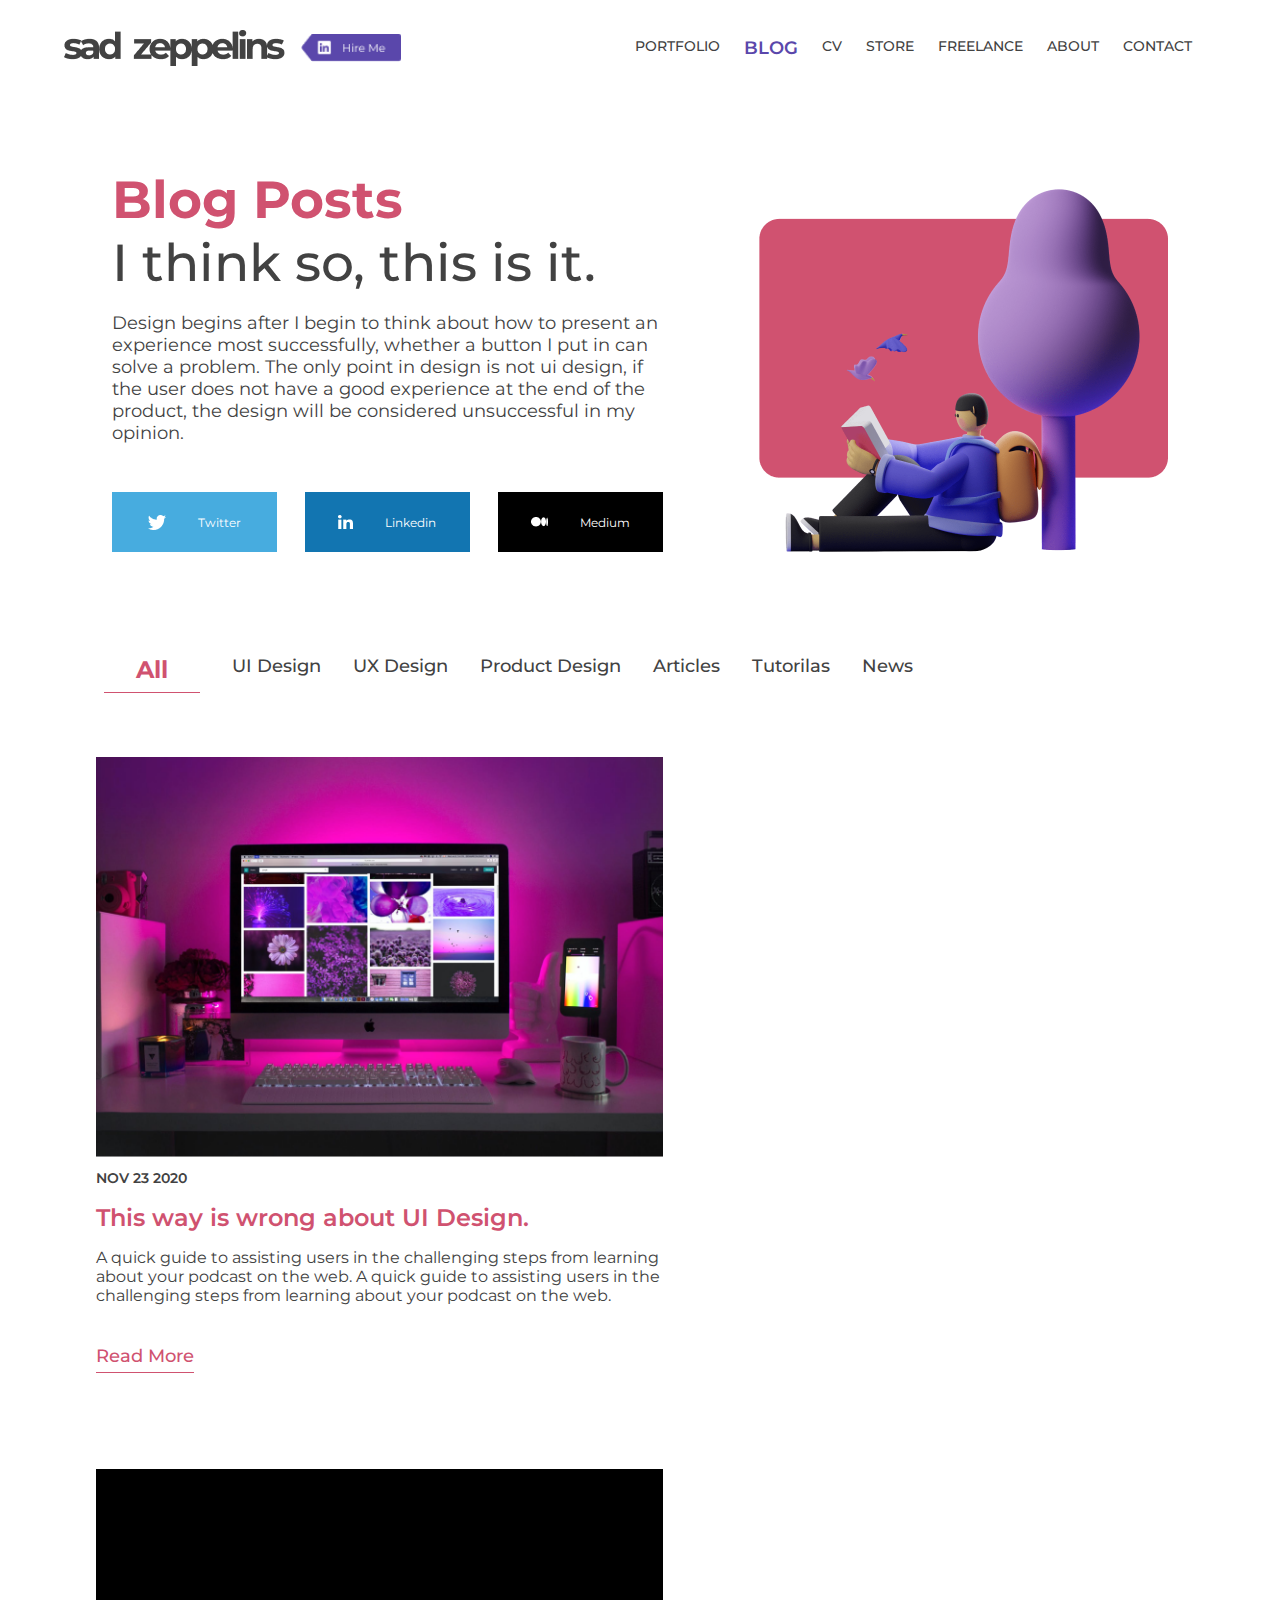
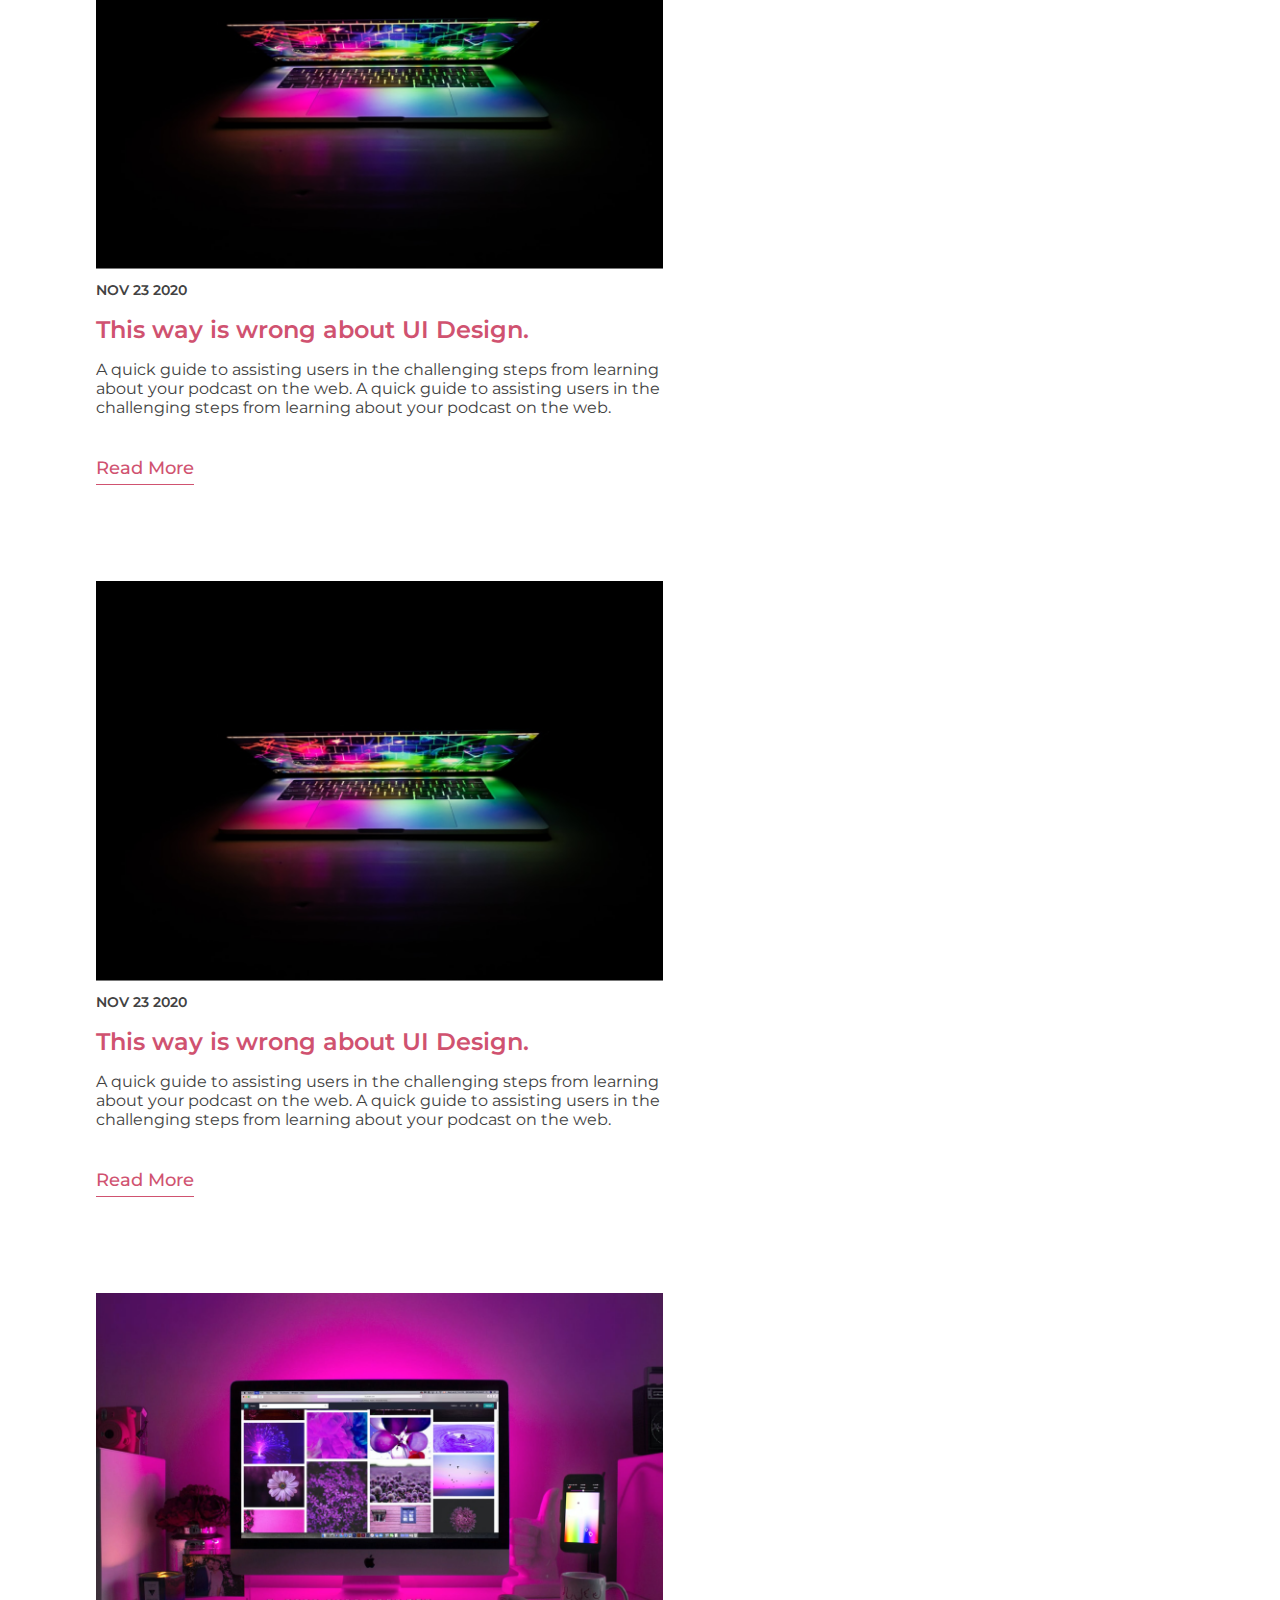
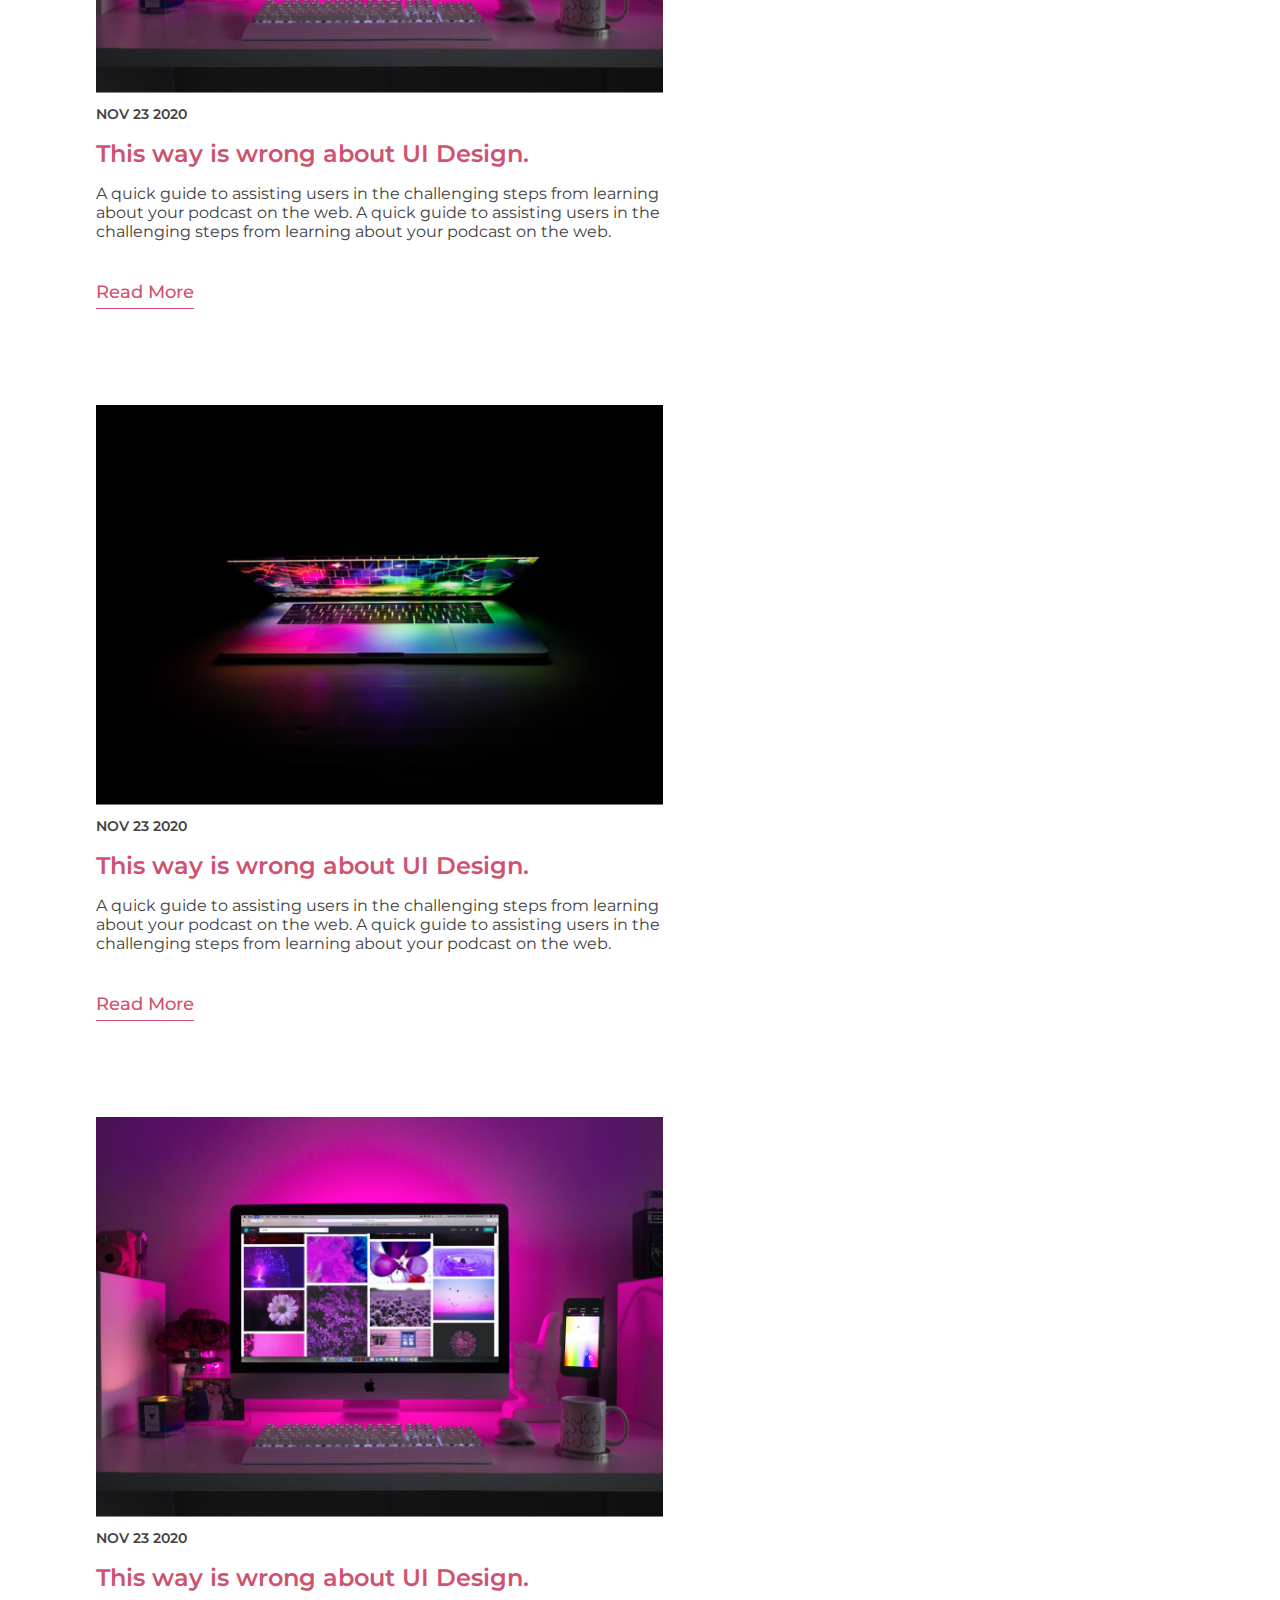
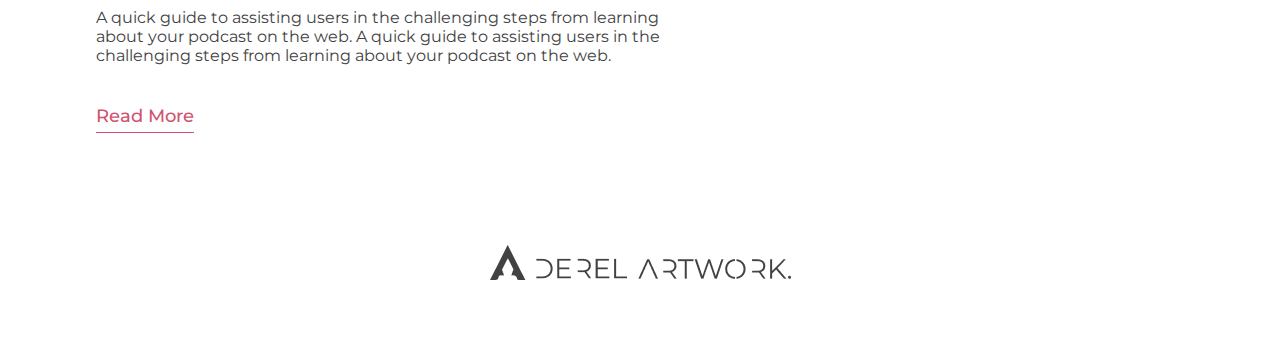
<file: index.html>
<!DOCTYPE html>
<html lang="en">

<head>
    <meta charset="UTF-8">
    <meta http-equiv="X-UA-Compatible" content="IE=edge">
    <meta name="viewport" content="width=device-width, initial-scale=1.0">
    <title>ZEPPELINS BLOG</title>
    <link rel="stylesheet" href="style.css">
</head>

<body>
    <nav class="header">
        <a class="app_logo" href="#">
            <img class="app_title" src="/assets/image/app-1.png" alt="">
            <img class="app_title2" src="/assets/image/app_logo2.png" alt="">
            <img class="purple_logo" src="/assets/image/Hire Me.png" alt="" width="100px">
        </a>
        <img class="menu_collapse" src="/assets/image/menu_open_icon.png" alt="">
        <div class="app_links_container">
            <ul class="app_links">
                <li>PORTFOLIO</li>
                <li class="active">BLOG</li>
                <li>CV</li>
                <li>STORE</li>
                <li>FREELANCE</li>
                <li>ABOUT</li>
                <li>CONTACT</li>
            </ul>
        </div>
    </nav>
    <main>
        <div class="app_showcase">
            <div class="app_showcase-info">
                <h1>Blog Posts</h1>
                <h3>I think so, this is it. </h3>
                <p>Design begins after I begin to think about how to present an experience most successfully, whether a
                    button I put in can solve a problem. The only point in design is not ui design, if the user does not
                    have a good experience at the end of the product, the design will be considered unsuccessful in my
                    opinion.</p>
                <div class="app_links2">
                    <a href="#" class="twitter"><img src="/assets/image/twitter.png" alt="">Twitter</a>
                    <a href="#" class="linkedin"><img src="/assets/image/linked_in.png" alt="">Linkedin</a>
                    <a href="#" class="medium"><img src="/assets/image/medium.png" alt="">Medium</a>
                </div>
            </div>
            <img class="app_showcase-image" src="/assets/image/showcase-img.png"></img>
        </div>
        <ul class="app_blog-categories">
            <li class="item active">All</li>
            <li class="item">UI Design</li>
            <li class="item">UX Design</li>
            <li class="item">Product Design</li>
            <li class="item">Articles</li>
            <li class="item">Tutorilas</li>
            <li class="item">News</li>
        </ul>
        <div class="app_post-list">
            <div class="app_post-card">
                <a href="/post.detail.html"><img class="post_img" src="./assets/image/post_2.png" alt=""></a>
                <strong class="post_date">NOV 23 2020</strong>
                <h3 class="post_title">This way is wrong about UI Design.</h3>
                <p class="post_info">A quick guide to assisting users in the challenging steps from learning
                    about your podcast on the web. A quick guide to assisting users in the challenging steps from
                    learning about your podcast on the web. </p>
                    <a class="post_link" href="/post_detail.html">Read More</a>
            </div>
            <div class="app_post-card">
                <a href="/post.detail.html"><img class="post_img" src="./assets/image/post_1.png" alt=""></a>
                <strong class="post_date">NOV 23 2020</strong>
                <h3 class="post_title">This way is wrong about UI Design.</h3>
                <p class="post_info">A quick guide to assisting users in the challenging steps from learning
                    about your podcast on the web. A quick guide to assisting users in the challenging steps from
                    learning about your podcast on the web. </p>
                    <a class="post_link" href="/post_detail.html">Read More</a>
            </div> <div class="app_post-card">
                <a href="/post.detail.html"><img class="post_img" src="./assets/image/post_1.png" alt=""></a>
                <strong class="post_date">NOV 23 2020</strong>
                <h3 class="post_title">This way is wrong about UI Design.</h3>
                <p class="post_info">A quick guide to assisting users in the challenging steps from learning
                    about your podcast on the web. A quick guide to assisting users in the challenging steps from
                    learning about your podcast on the web. </p>
                    <a class="post_link" href="/post_detail.html">Read More</a>
            </div> <div class="app_post-card">
                <a href="/post.detail.html"><img class="post_img" src="./assets/image/post_2.png" alt=""></a>
                <strong class="post_date">NOV 23 2020</strong>
                <h3 class="post_title">This way is wrong about UI Design.</h3>
                <p class="post_info">A quick guide to assisting users in the challenging steps from learning
                    about your podcast on the web. A quick guide to assisting users in the challenging steps from
                    learning about your podcast on the web. </p>
                    <a class="post_link" href="/post_detail.html">Read More</a>
            </div> <div class="app_post-card">
                <a href="/post.detail.html"><img class="post_img" src="./assets/image/post_1.png" alt=""></a>
                <strong class="post_date">NOV 23 2020</strong>
                <h3 class="post_title">This way is wrong about UI Design.</h3>
                <p class="post_info">A quick guide to assisting users in the challenging steps from learning
                    about your podcast on the web. A quick guide to assisting users in the challenging steps from
                    learning about your podcast on the web. </p>
                    <a class="post_link" href="/post_detail.html">Read More</a>
            </div> <div class="app_post-card">
                <a href="/post.detail.html"><img class="post_img" src="./assets/image/post_2.png" alt=""></a>
                <strong class="post_date">NOV 23 2020</strong>
                <h3 class="post_title">This way is wrong about UI Design.</h3>
                <p class="post_info">A quick guide to assisting users in the challenging steps from learning
                    about your podcast on the web. A quick guide to assisting users in the challenging steps from
                    learning about your podcast on the web. </p>
                    <a class="post_link" href="/post_detail.html">Read More</a>
            </div>
        </div>
    </main>
    <footer class="footer">
        <img src="/assets/image/footer_logo.png" alt="">
    </footer>
    <script src="app.js"></script>
</body>

</html>
</file>
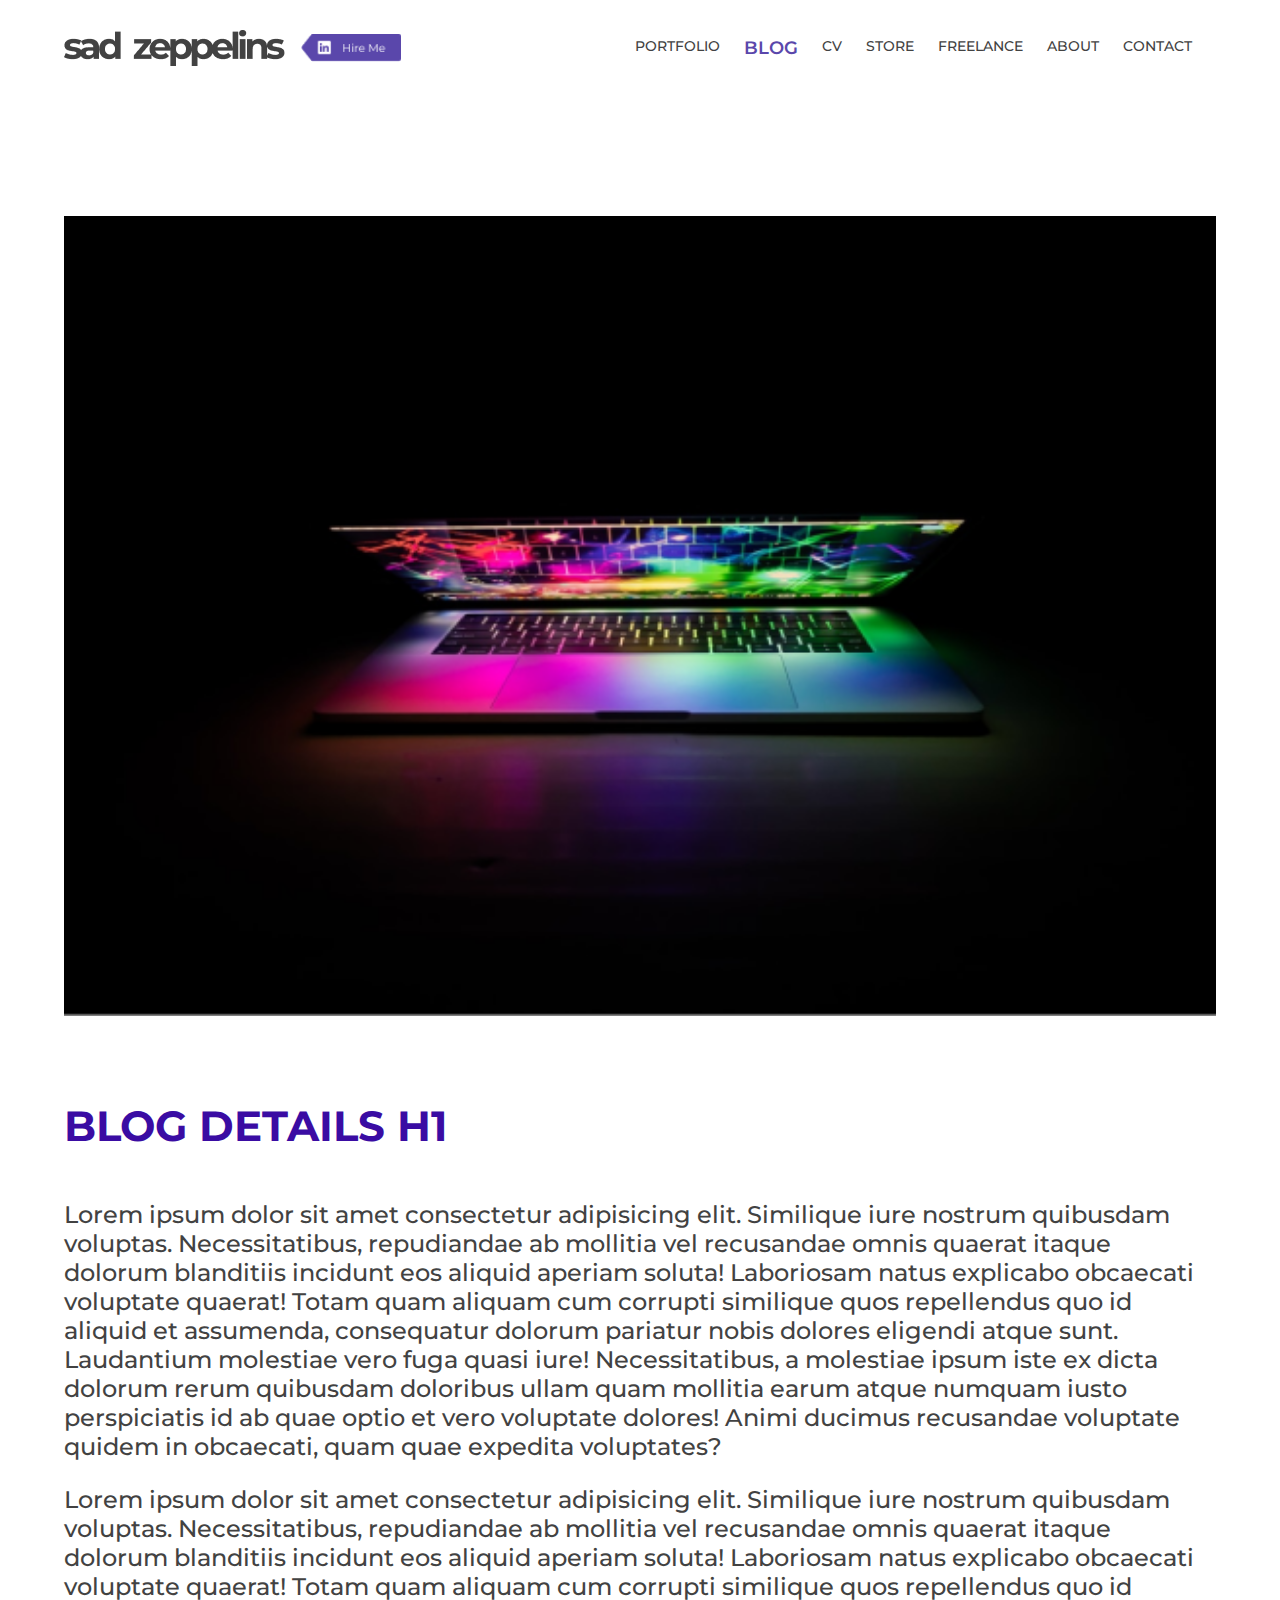
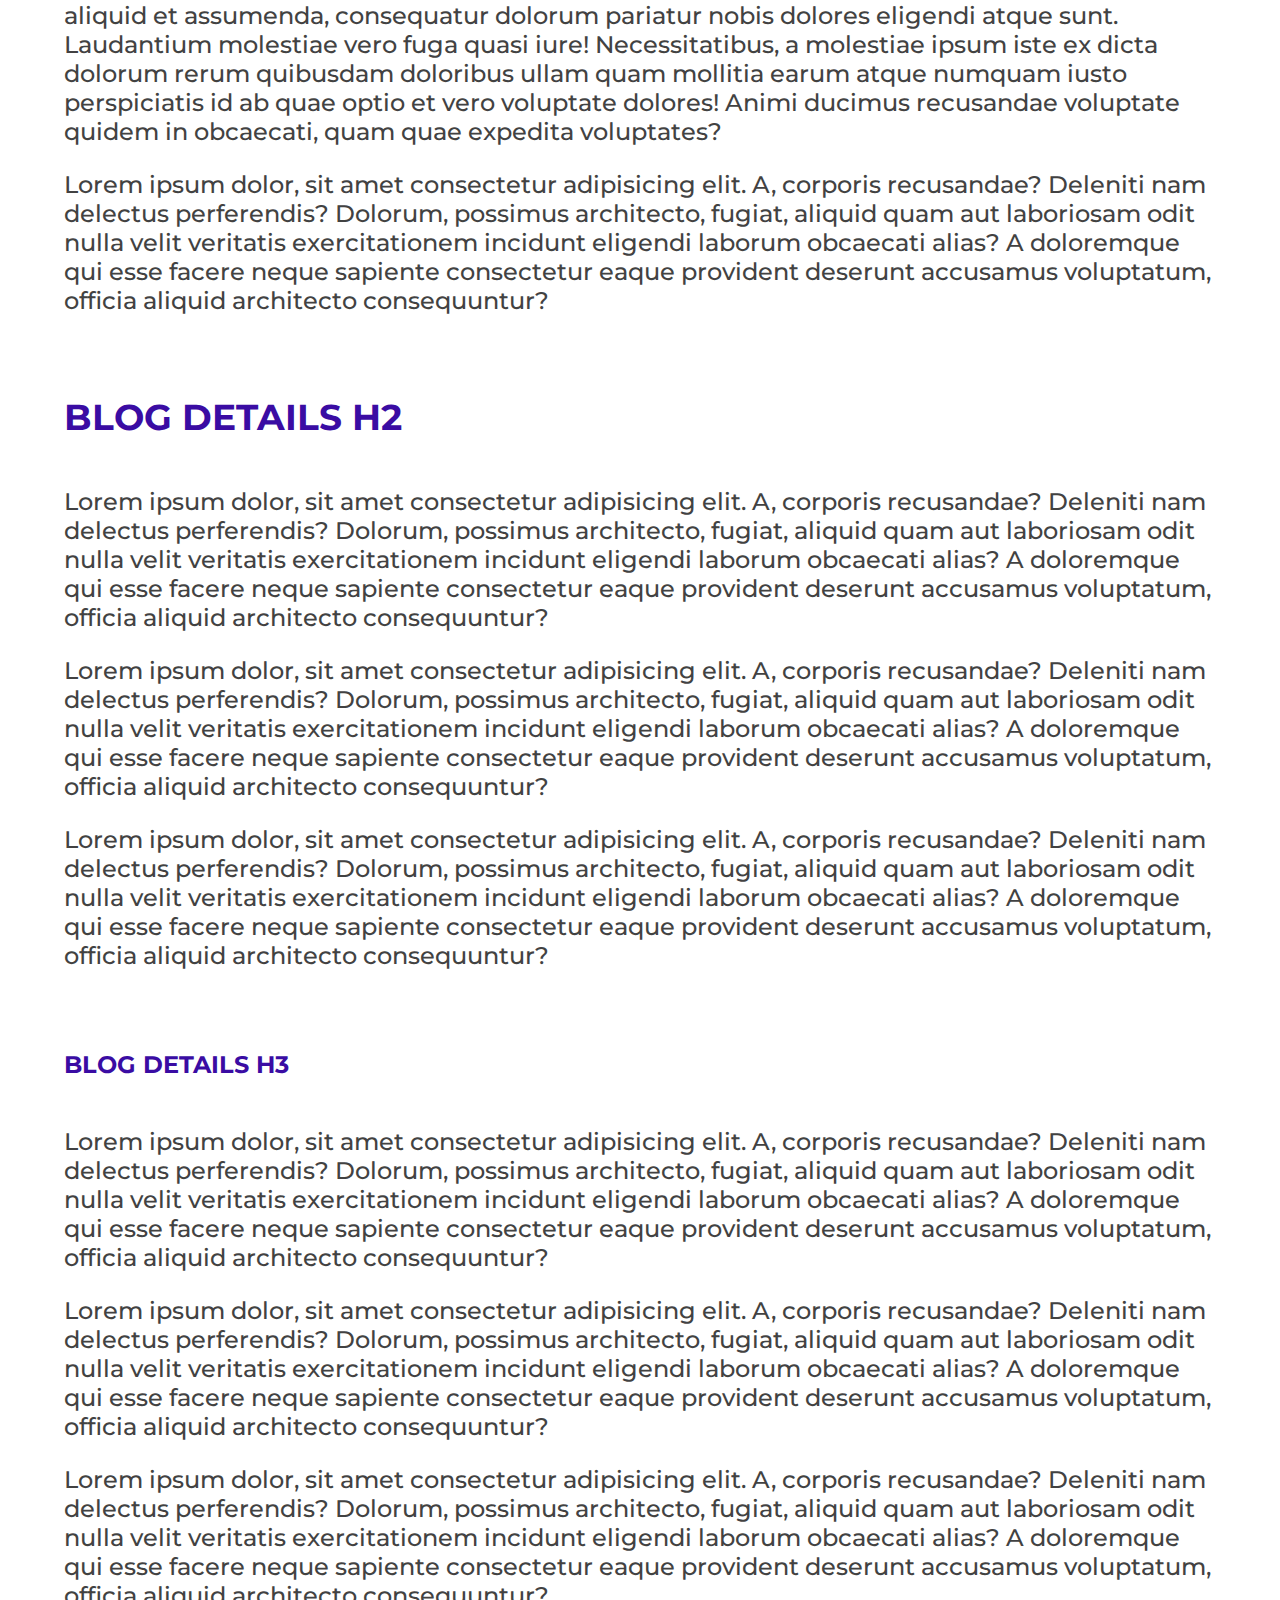
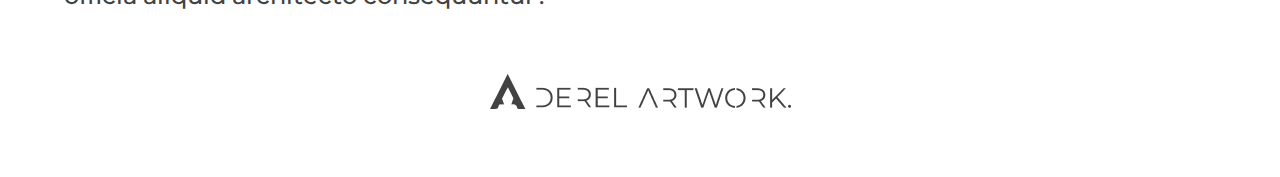
<file: post.detail.html>
<!DOCTYPE html>
<html lang="en">

<head>
    <meta charset="UTF-8">
    <meta http-equiv="X-UA-Compatible" content="IE=edge">
    <meta name="viewport" content="width=device-width, initial-scale=1.0">
    <title>ZEPPELINS BLOG</title>
    <link rel="stylesheet" href="style.css">
    <link rel="stylesheet" href="post_detail.css">
</head>

<body>
    <nav class="header">
        <a class="app_logo" href="#">
            <img class="app_title" src="/assets/image/app-1.png" alt="">
            <img class="app_title2" src="/assets/image/app_logo2.png" alt="">
            <img class="purple_logo" src="/assets/image/Hire Me.png" alt="" width="100px">
        </a>
        <img class="menu_collapse" src="/assets/image/menu_open_icon.png" alt="">
        <div class="app_links_container">
            <ul class="app_links">
                <li>PORTFOLIO</li>
                <li class="active">BLOG</li>
                <li>CV</li>
                <li>STORE</li>
                <li>FREELANCE</li>
                <li>ABOUT</li>
                <li>CONTACT</li>
            </ul>
        </div>
    </nav>
    <main class="post_detail_container">
        <img class="post_detail-img" src="/assets/image/post_1.png" alt="">

        <h1>BLOG DETAILS H1</h1>
        <p>Lorem ipsum dolor sit amet consectetur adipisicing elit. Similique iure nostrum quibusdam voluptas.
            Necessitatibus, repudiandae ab mollitia vel recusandae omnis quaerat itaque dolorum blanditiis incidunt eos
            aliquid aperiam soluta! Laboriosam natus explicabo obcaecati voluptate quaerat! Totam quam aliquam cum
            corrupti similique quos repellendus quo id aliquid et assumenda, consequatur dolorum pariatur nobis dolores
            eligendi atque sunt. Laudantium molestiae vero fuga quasi iure! Necessitatibus, a molestiae ipsum iste ex
            dicta dolorum rerum quibusdam doloribus ullam quam mollitia earum atque numquam iusto perspiciatis id ab
            quae optio et vero voluptate dolores! Animi ducimus recusandae voluptate quidem in obcaecati, quam quae
            expedita voluptates?</p>
        <p>Lorem ipsum dolor sit amet consectetur adipisicing elit. Similique iure nostrum quibusdam voluptas.
            Necessitatibus, repudiandae ab mollitia vel recusandae omnis quaerat itaque dolorum blanditiis incidunt eos
            aliquid aperiam soluta! Laboriosam natus explicabo obcaecati voluptate quaerat! Totam quam aliquam cum
            corrupti similique quos repellendus quo id aliquid et assumenda, consequatur dolorum pariatur nobis dolores
            eligendi atque sunt. Laudantium molestiae vero fuga quasi iure! Necessitatibus, a molestiae ipsum iste ex
            dicta dolorum rerum quibusdam doloribus ullam quam mollitia earum atque numquam iusto perspiciatis id ab
            quae optio et vero voluptate dolores! Animi ducimus recusandae voluptate quidem in obcaecati, quam quae
            expedita voluptates?</p>
        <p>Lorem ipsum dolor, sit amet consectetur adipisicing elit. A, corporis recusandae? Deleniti nam delectus
            perferendis? Dolorum, possimus architecto, fugiat, aliquid quam aut laboriosam odit nulla velit veritatis
            exercitationem incidunt eligendi laborum obcaecati alias? A doloremque qui esse facere neque sapiente
            consectetur eaque provident deserunt accusamus voluptatum, officia aliquid architecto consequuntur?</p>

        <h2>BLOG DETAILS H2</h2>
        <p>Lorem ipsum dolor, sit amet consectetur adipisicing elit. A, corporis recusandae? Deleniti nam delectus
            perferendis? Dolorum, possimus architecto, fugiat, aliquid quam aut laboriosam odit nulla velit veritatis
            exercitationem incidunt eligendi laborum obcaecati alias? A doloremque qui esse facere neque sapiente
            consectetur eaque provident deserunt accusamus voluptatum, officia aliquid architecto consequuntur?</p>

        <p>Lorem ipsum dolor, sit amet consectetur adipisicing elit. A, corporis recusandae? Deleniti nam delectus
            perferendis? Dolorum, possimus architecto, fugiat, aliquid quam aut laboriosam odit nulla velit veritatis
            exercitationem incidunt eligendi laborum obcaecati alias? A doloremque qui esse facere neque sapiente
            consectetur eaque provident deserunt accusamus voluptatum, officia aliquid architecto consequuntur?</p>

        <p>Lorem ipsum dolor, sit amet consectetur adipisicing elit. A, corporis recusandae? Deleniti nam delectus
            perferendis? Dolorum, possimus architecto, fugiat, aliquid quam aut laboriosam odit nulla velit veritatis
            exercitationem incidunt eligendi laborum obcaecati alias? A doloremque qui esse facere neque sapiente
            consectetur eaque provident deserunt accusamus voluptatum, officia aliquid architecto consequuntur?</p>


        <h3>BLOG DETAILS H3</h3>
        <p>Lorem ipsum dolor, sit amet consectetur adipisicing elit. A, corporis recusandae? Deleniti nam delectus
            perferendis? Dolorum, possimus architecto, fugiat, aliquid quam aut laboriosam odit nulla velit veritatis
            exercitationem incidunt eligendi laborum obcaecati alias? A doloremque qui esse facere neque sapiente
            consectetur eaque provident deserunt accusamus voluptatum, officia aliquid architecto consequuntur?</p>

        <p>Lorem ipsum dolor, sit amet consectetur adipisicing elit. A, corporis recusandae? Deleniti nam delectus
            perferendis? Dolorum, possimus architecto, fugiat, aliquid quam aut laboriosam odit nulla velit veritatis
            exercitationem incidunt eligendi laborum obcaecati alias? A doloremque qui esse facere neque sapiente
            consectetur eaque provident deserunt accusamus voluptatum, officia aliquid architecto consequuntur?</p>

        <p>Lorem ipsum dolor, sit amet consectetur adipisicing elit. A, corporis recusandae? Deleniti nam delectus
            perferendis? Dolorum, possimus architecto, fugiat, aliquid quam aut laboriosam odit nulla velit veritatis
            exercitationem incidunt eligendi laborum obcaecati alias? A doloremque qui esse facere neque sapiente
            consectetur eaque provident deserunt accusamus voluptatum, officia aliquid architecto consequuntur?</p>

    </main>


    <footer class="footer">
        <img src="/assets/image/footer_logo.png" alt="">
    </footer>
    <script src="app.js"></script>
</body>

</html>
</file>
<file: style.css>
@font-face {
    font-family: montserrat;
    src: url(/assets/image/fonts/montserrat/Montserrat-Light.ttf);
    font-weight: 300;
}

@font-face {
    font-family: montserrat;
    src: url(/assets/image/fonts/montserrat/Montserrat-Regular.ttf);
    font-weight: 400;
}

@font-face {
    font-family: montserrat;
    src: url(/assets/image/fonts/montserrat/Montserrat-Medium.ttf);
    font-weight: 500;
}

@font-face {
    font-family: montserrat;
    src: url(/assets/image/fonts/montserrat/Montserrat-SemiBold.ttf);
    font-weight: 600;
}

@font-face {
    font-family: montserrat;
    src: url(/assets/image/fonts/montserrat/Montserrat-Bold.ttf);
    font-weight: bold;
}

* {
    font-family: "montserrat", sans-serif;
    box-sizing: border-box;
}

body {
    width: 90%;
    margin-left: auto;
    margin-right: auto;
    color: #424242;
}

.header {
    display: flex;
    flex-direction: row;
    justify-content: space-between;
    align-items: center;
    height: 80px;
}


.app_logo {
    display: flex;
    align-items: center;
    flex-direction: row;
}

.menu_collapse {
    display: none;
}

.app_title {
    margin-right: 1rem;
}

.app_title2 {
    display: none;
}

.app_links {
    list-style-type: none;
    display: flex;
    flex-direction: row;
}


.app_links li {
    margin-right: 1.5rem;
    font-size: 14px;
    font-weight: 500;
    cursor: pointer;
}

.app_links li.active {
    font-size: 18px;
    font-weight: 600;
    color: #5A47AB;
}

.app_showcase {
    margin: 5rem 0;
    display: flex;
}

.app_showcase-info {
    padding: 0 3rem;
    flex: 6;
}

.app_showcase-info h1,
h3 {
    margin: 0;
    font-size: 52px;
}

.app_showcase-info h1 {
    color: #D05270;
    font-weight: bold;
}

.app_showcase-info h3 {
    font-weight: 500;
}

.app_showcase-info p {
    font-weight: 400;
    font-size: 18px;
}

.app_showcase-image {
    padding: 0 3rem;
    flex: 4;
}

.app_links2 {
    display: flex;
    justify-content: space-between;
    margin-top: 3rem;
}

.app_links2 .twitter,
.linkedin,
.medium {
    color: white;
    font-size: 12px;
    width: 30%;
    height: 60px;
    text-decoration: none;
    display: flex;
    justify-content: center;
    align-items: center;
}

.app_links2 img {
    margin-right: 2rem;
}

.app_links2 .twitter {
    background-color: #47ACDF;
}

.app_links2 .linkedin {
    background-color: #1275B1;
}

.app_links2 .medium {
    background-color: #000;
}

.app_blog-categories {
    list-style: none;
    display: flex;
    flex-direction: row;
}

.app_blog-categories .item {
    font-weight: 500;
    font-size: 18px;
    margin-right: 2rem;
    cursor: pointer;
}

.app_blog-categories .item.active {
    color: #D05270;
    font-size: 24px;
    font-weight: bold;
    border-bottom: 1px solid #D05270;
    padding: 0 2rem;
    padding-bottom: 0.5rem;
}

.app_post-list {
    display: flex;
    flex-direction: row;
    flex-wrap: wrap;
}

.app_post-list .app_post-card {
    display: flex;
    flex: 0 0 50%;
    flex-direction: column;
    padding: 0 2rem;
    margin: 3rem 0;
}

.app_post-list .app_post-card .post_img {
    height: 400px;
    width: max-content;
}

.app_post-list .app_post-card .post_date {
    font-size: 14px;
    font-weight: 600;
    margin: 0.5rem 0;
}

.app_post-list .app_post-card .post_title {
    font-size: 24px;
    font-weight: 600;
    color: #D05270;
    margin: 0.5rem 0;
}

.app_post-list .app_post-card .post_info {
    font-weight: 400;
    margin: 0.5rem 0;
}

.app_post-list .app_post-card .post_link {
    font-size: 18px;
    font-weight: 500;
    color: #D05270;
    text-decoration: none;
    border-bottom: 1px solid #D05270;
    padding-bottom: 5px;
    width: fit-content;
    margin-top: 2rem;
}

.footer {
    position: relative;
    text-align: center;
    margin: 4rem 0;
}






@media only screen and (max-width: 850px) {
    body {
        width: 90%;
        margin: auto;
    }

    .app_links_container {
        display: none;
        position: absolute;
        opacity: 0;
        left: 0;
        top: 4rem;
        width: 100%;
        height: 0%;
        background-color: white;
        transition: height 250ms ease-in-out;
    }

    .app_links_container.active {
        height: 100%;
        opacity: 1;
        display: block;
    }

    .app_links {
        z-index: 1;
        flex-direction: column;
    }

    .app_links li {
        margin-bottom: 1.5rem;
        font-size: 20px;
    }


    .menu_collapse {
        display: block;
    }

    .app_title2 {
        display: block;
        margin-right: 1.5rem;
    }

    .app_title {
        display: none;
    }

    .app_showcase {
        margin: 5rem 0;
        display: flex;
    }

    .app_showcase-info {
        padding: 0;
    }

    .app_showcase-image {
        display: none;
    }

    .app_showcase-info h1,
    h3 {
        margin: 0;
        font-size: 20px;
        color: #D05270;
        font-weight: bold;
    }

    .app_showcase-info h3 {
        color: #424242;
        font-weight: 500;
    }

    .app_showcase-info p {
        font-weight: 400;
        font-size: 12px;
    }

    .app_links2 {
        flex-direction: row;
    }

    .app_links2 .twitter,
    .linkedin,
    .medium {
        font-size: 12px;
        font-weight: 500;
        height: 40px;
    }

    .app_links2 img {
        margin-right: 0.5rem;
    }

    .app_blog-categories {
        overflow-x: auto;
        padding: 0;
    }

    .app_blog-categories .item {
        font-weight: 600;
        font-size: 12px;
        margin-right: 1rem;
        white-space: nowrap;
    }

    .app_blog-categories .item.active {
        font-size: 14px;
    }

    .app_post-list .app_post-card {
        margin: 1rem 0;
    }

    .app_post-list .app_post-card .post_img {
        height: 200px;
    }

    .app_post-list .app_post-card .post_date {
        font-size: 10px;
        font-weight: 600;

    }

    .app_post-list .app_post-card .post_title {
        font-size: 20px;
    }

    .app_post-list .app_post-card .post_info {
        font-weight: 400;
        font-size: 14px;
    }

    .app_post-list .app_post-card .post_link {
        font-size: 13px;
    }
}
</file>
<file: post_detail.css>
.post_detail_container{
    margin-top: 8rem;
}

.post_detail_container .post_detail-img{
    width: 100%;
    height: 800px;
}
  
.post_detail_container h2{
font-size: 36px;
}
.post_detail_container h3{
font-size: 24px;
}

.post_detail_container h1,h2,h3{
    color: #3A0CA3;
    font-weight: bold;
    margin-top: 5rem;
    font-size: 42px;
    margin-bottom: 3rem;
}

.post_detail_container p{
    font-weight: 500;
    font-size: 24px;
}

@media only screen and (max-width: 850px) {
    .post_detail_container{
        margin-top: 0;
    }
    .post_detail_container .post_detail-img{
        width: 100%;
        height: 250px;
    }
      
    .post_detail_container h1,h2,h3{
        margin-top: 3rem;
        font-size: 20px;
        margin-bottom: 1rem;
        text-align: center;
    }
    .post_detail_container h2{
        font-size: 18px;
        }
        
        .post_detail_container h3{
        font-size: 16px;
        }
        
      
    .post_detail_container p{
        font-size: 14px;
    }
}
</file>
